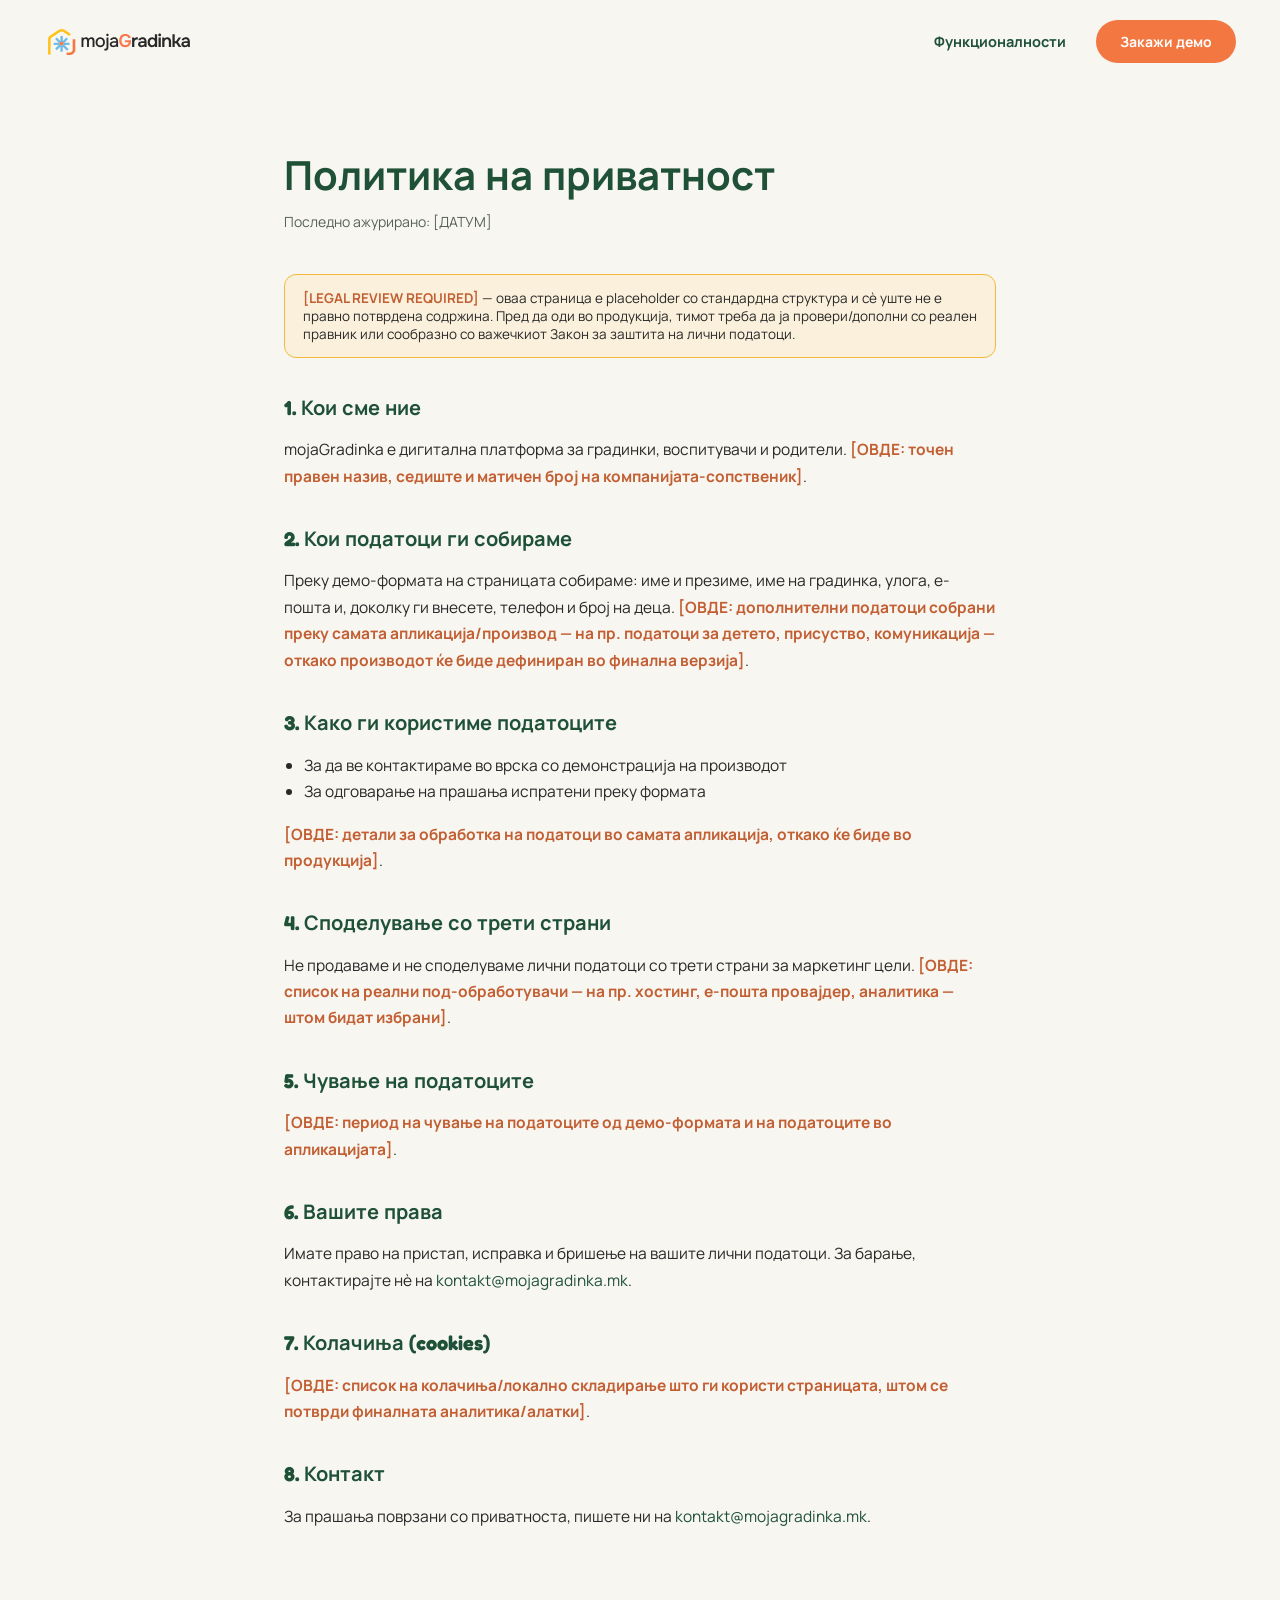
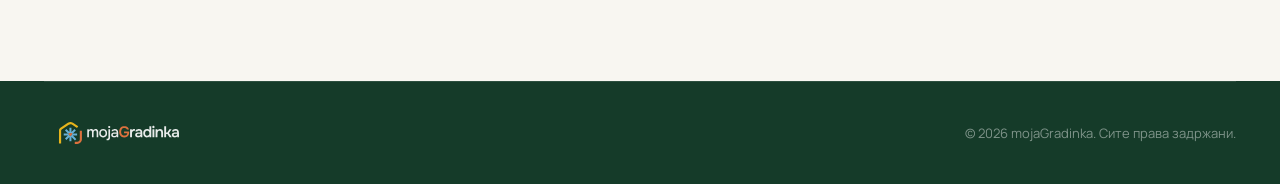
<file: privacy.html>
<!DOCTYPE html>
<html lang="mk">
<head>
<meta charset="utf-8">
<meta name="viewport" content="width=device-width, initial-scale=1">
<title>Политика на приватност — mojaGradinka</title>
<meta name="description" content="Политика на приватност на mojaGradinka." />
<meta name="robots" content="noindex" />
<meta name="theme-color" content="#1F5137" />
<meta name="referrer" content="strict-origin-when-cross-origin" />
<link rel="canonical" href="https://mojagradinka.mk/privacy.html" />
<link rel="icon" href="assets/favicon.png" type="image/png" />
<link rel="apple-touch-icon" href="assets/apple-touch-icon.png" />
<link rel="preconnect" href="https://fonts.googleapis.com" />
<link rel="preconnect" href="https://fonts.gstatic.com" crossorigin="" />
<link href="https://fonts.googleapis.com/css2?family=Manrope:wght@400;500;600;700;800&family=Fredoka:wght@600;700&display=swap" rel="stylesheet" />
<link rel="stylesheet" href="app.css" />
<style>
  /* Minimal legal-page layout — reuses app.css tokens/components (nav,
     footer, buttons, colours) so this matches the main site without
     duplicating the whole design system. */
  .legal-main { max-width: 760px; margin: 0 auto; padding: 64px var(--gutter) 96px; }
  .legal-main h1 { font-family: var(--font-round); font-size: clamp(28px, 5vw, 40px); color: var(--forest); margin: 0 0 8px; }
  .legal-main .legal-updated { color: var(--muted); font-size: 14px; margin: 0 0 40px; }
  .legal-main h2 { font-family: var(--font-round); font-size: 20px; color: var(--forest); margin: 36px 0 10px; }
  .legal-main p, .legal-main li { color: var(--ink); font-size: 15.5px; line-height: 1.7; }
  .legal-main ul { padding-left: 20px; }
  .legal-flag {
    background: var(--sand); border: 1px solid var(--gold); border-radius: 12px;
    padding: 14px 18px; font-size: 13.5px; color: var(--ink); margin: 0 0 36px;
  }
  .legal-flag strong { color: var(--amber-deep); }
  .legal-todo { color: var(--amber-deep); font-weight: 700; }
</style>
</head>
<body>
<a class="skip-link" href="#main-content">Скокни на главната содржина</a>
<div class="mg-page">

  <header>
  <nav class="mg-nav" id="top" aria-label="Главна навигација">
    <a href="index.html"><img class="mg-nav__logo" src="assets/lockup-forest.svg" alt="mojaGradinka" width="150" height="26" /></a>
    <div class="mg-nav__links">
      <a href="index.html#se" class="nav-link">Функционалности</a>
      <a href="index.html#demo-forma" class="btn btn--primary btn--sm">Закажи демо</a>
    </div>
  </nav>
  </header>

  <main class="legal-main" id="main-content">
    <h1>Политика на приватност</h1>
    <p class="legal-updated">Последно ажурирано: [ДАТУМ]</p>

    <div class="legal-flag">
      <strong>[LEGAL REVIEW REQUIRED]</strong> — оваа страница е placeholder со стандардна структура и сè уште не е правно потврдена содржина. Пред да оди во продукција, тимот треба да ја провери/дополни со реален правник или сообразно со важечкиот Закон за заштита на лични податоци.
    </div>

    <h2>1. Кои сме ние</h2>
    <p>mojaGradinka е дигитална платформа за градинки, воспитувачи и родители. <span class="legal-todo">[ОВДЕ: точен правен назив, седиште и матичен број на компанијата-сопственик]</span>.</p>

    <h2>2. Кои податоци ги собираме</h2>
    <p>Преку демо-формата на страницата собираме: име и презиме, име на градинка, улога, е-пошта и, доколку ги внесете, телефон и број на деца. <span class="legal-todo">[ОВДЕ: дополнителни податоци собрани преку самата апликација/производ — на пр. податоци за детето, присуство, комуникација — откако производот ќе биде дефиниран во финална верзија]</span>.</p>

    <h2>3. Како ги користиме податоците</h2>
    <ul>
      <li>За да ве контактираме во врска со демонстрација на производот</li>
      <li>За одговарање на прашања испратени преку формата</li>
    </ul>
    <p><span class="legal-todo">[ОВДЕ: детали за обработка на податоци во самата апликација, откако ќе биде во продукција]</span>.</p>

    <h2>4. Споделување со трети страни</h2>
    <p>Не продаваме и не споделуваме лични податоци со трети страни за маркетинг цели. <span class="legal-todo">[ОВДЕ: список на реални под-обработувачи — на пр. хостинг, е-пошта провајдер, аналитика — штом бидат избрани]</span>.</p>

    <h2>5. Чување на податоците</h2>
    <p><span class="legal-todo">[ОВДЕ: период на чување на податоците од демо-формата и на податоците во апликацијата]</span>.</p>

    <h2>6. Вашите права</h2>
    <p>Имате право на пристап, исправка и бришење на вашите лични податоци. За барање, контактирајте нè на <a href="mailto:kontakt@mojagradinka.mk">kontakt@mojagradinka.mk</a>.</p>

    <h2>7. Колачиња (cookies)</h2>
    <p><span class="legal-todo">[ОВДЕ: список на колачиња/локално складирање што ги користи страницата, штом се потврди финалната аналитика/алатки]</span>.</p>

    <h2>8. Контакт</h2>
    <p>За прашања поврзани со приватноста, пишете ни на <a href="mailto:kontakt@mojagradinka.mk">kontakt@mojagradinka.mk</a>.</p>
  </main>

  <footer class="mg-footer" id="footer">
    <div class="mg-footer__inner">
      <div class="mg-footer__bottom" style="padding: 40px 0;">
        <img class="mg-footer__logo" src="assets/lockup-white.svg" alt="mojaGradinka" width="150" height="27" />
        <div class="mg-footer__copy">© 2026 mojaGradinka. Сите права задржани.</div>
      </div>
    </div>
  </footer>

</div>
</body>
</html>
</file>
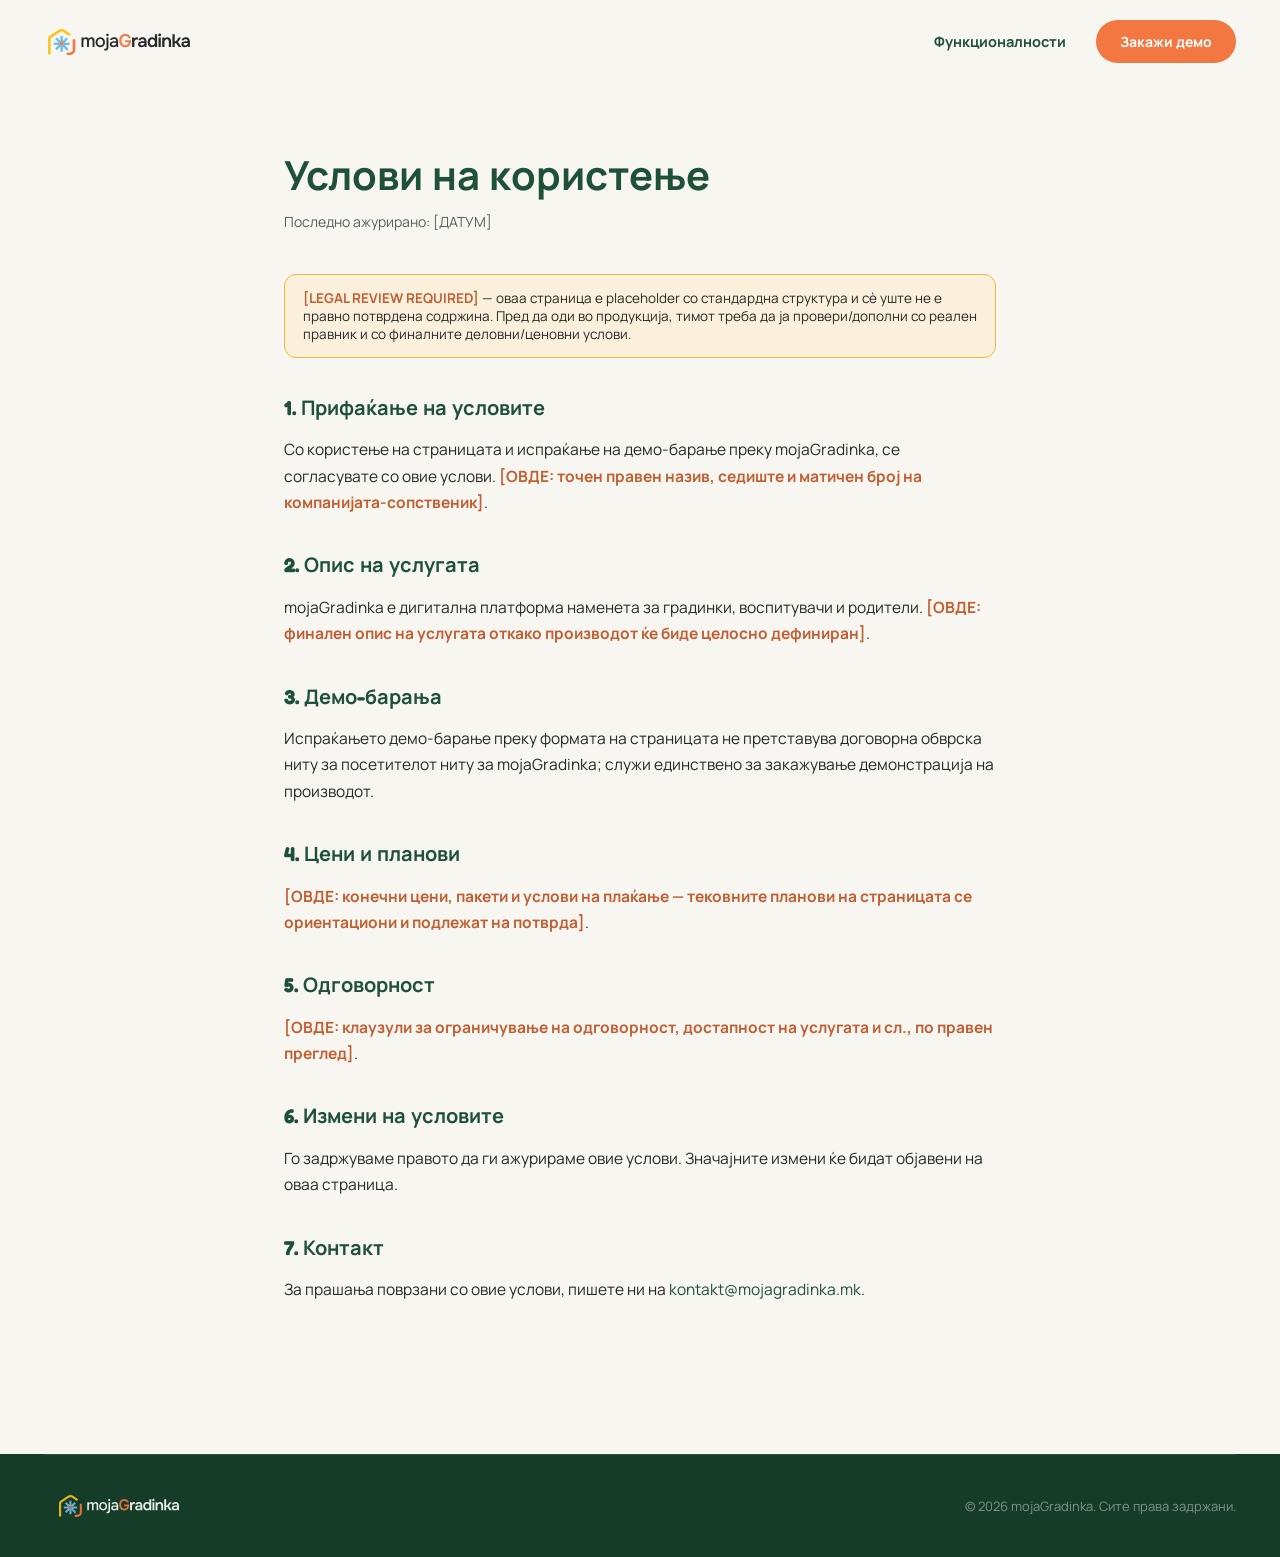
<file: terms.html>
<!DOCTYPE html>
<html lang="mk">
<head>
<meta charset="utf-8">
<meta name="viewport" content="width=device-width, initial-scale=1">
<title>Услови на користење — mojaGradinka</title>
<meta name="description" content="Услови на користење на mojaGradinka." />
<meta name="robots" content="noindex" />
<meta name="theme-color" content="#1F5137" />
<meta name="referrer" content="strict-origin-when-cross-origin" />
<link rel="canonical" href="https://mojagradinka.mk/terms.html" />
<link rel="icon" href="assets/favicon.png" type="image/png" />
<link rel="apple-touch-icon" href="assets/apple-touch-icon.png" />
<link rel="preconnect" href="https://fonts.googleapis.com" />
<link rel="preconnect" href="https://fonts.gstatic.com" crossorigin="" />
<link href="https://fonts.googleapis.com/css2?family=Manrope:wght@400;500;600;700;800&family=Fredoka:wght@600;700&display=swap" rel="stylesheet" />
<link rel="stylesheet" href="app.css" />
<style>
  .legal-main { max-width: 760px; margin: 0 auto; padding: 64px var(--gutter) 96px; }
  .legal-main h1 { font-family: var(--font-round); font-size: clamp(28px, 5vw, 40px); color: var(--forest); margin: 0 0 8px; }
  .legal-main .legal-updated { color: var(--muted); font-size: 14px; margin: 0 0 40px; }
  .legal-main h2 { font-family: var(--font-round); font-size: 20px; color: var(--forest); margin: 36px 0 10px; }
  .legal-main p, .legal-main li { color: var(--ink); font-size: 15.5px; line-height: 1.7; }
  .legal-main ul { padding-left: 20px; }
  .legal-flag {
    background: var(--sand); border: 1px solid var(--gold); border-radius: 12px;
    padding: 14px 18px; font-size: 13.5px; color: var(--ink); margin: 0 0 36px;
  }
  .legal-flag strong { color: var(--amber-deep); }
  .legal-todo { color: var(--amber-deep); font-weight: 700; }
</style>
</head>
<body>
<a class="skip-link" href="#main-content">Скокни на главната содржина</a>
<div class="mg-page">

  <header>
  <nav class="mg-nav" id="top" aria-label="Главна навигација">
    <a href="index.html"><img class="mg-nav__logo" src="assets/lockup-forest.svg" alt="mojaGradinka" width="150" height="26" /></a>
    <div class="mg-nav__links">
      <a href="index.html#se" class="nav-link">Функционалности</a>
      <a href="index.html#demo-forma" class="btn btn--primary btn--sm">Закажи демо</a>
    </div>
  </nav>
  </header>

  <main class="legal-main" id="main-content">
    <h1>Услови на користење</h1>
    <p class="legal-updated">Последно ажурирано: [ДАТУМ]</p>

    <div class="legal-flag">
      <strong>[LEGAL REVIEW REQUIRED]</strong> — оваа страница е placeholder со стандардна структура и сè уште не е правно потврдена содржина. Пред да оди во продукција, тимот треба да ја провери/дополни со реален правник и со финалните деловни/ценовни услови.
    </div>

    <h2>1. Прифаќање на условите</h2>
    <p>Со користење на страницата и испраќање на демо-барање преку mojaGradinka, се согласувате со овие услови. <span class="legal-todo">[ОВДЕ: точен правен назив, седиште и матичен број на компанијата-сопственик]</span>.</p>

    <h2>2. Опис на услугата</h2>
    <p>mojaGradinka е дигитална платформа наменета за градинки, воспитувачи и родители. <span class="legal-todo">[ОВДЕ: финален опис на услугата откако производот ќе биде целосно дефиниран]</span>.</p>

    <h2>3. Демо-барања</h2>
    <p>Испраќањето демо-барање преку формата на страницата не претставува договорна обврска ниту за посетителот ниту за mojaGradinka; служи единствено за закажување демонстрација на производот.</p>

    <h2>4. Цени и планови</h2>
    <p><span class="legal-todo">[ОВДЕ: конечни цени, пакети и услови на плаќање — тековните планови на страницата се ориентациони и подлежат на потврда]</span>.</p>

    <h2>5. Одговорност</h2>
    <p><span class="legal-todo">[ОВДЕ: клаузули за ограничување на одговорност, достапност на услугата и сл., по правен преглед]</span>.</p>

    <h2>6. Измени на условите</h2>
    <p>Го задржуваме правото да ги ажурираме овие услови. Значајните измени ќе бидат објавени на оваа страница.</p>

    <h2>7. Контакт</h2>
    <p>За прашања поврзани со овие услови, пишете ни на <a href="mailto:kontakt@mojagradinka.mk">kontakt@mojagradinka.mk</a>.</p>
  </main>

  <footer class="mg-footer" id="footer">
    <div class="mg-footer__inner">
      <div class="mg-footer__bottom" style="padding: 40px 0;">
        <img class="mg-footer__logo" src="assets/lockup-white.svg" alt="mojaGradinka" width="150" height="27" />
        <div class="mg-footer__copy">© 2026 mojaGradinka. Сите права задржани.</div>
      </div>
    </div>
  </footer>

</div>
</body>
</html>
</file>
<file: app.css>
/* ============================================================
   mojaGradinka — app.css
   Component-based styles. The HTML carries only id/class hooks;
   every visual rule lives here.

   Contents:
     1. Fonts & tokens
     2. Base / reset
     3. Motion (entrance, scroll-linked, dots)
     4. Components: buttons, links
     5. Layout: nav, hero, intro, features, live, info, cta,
        slants, form, footer
     6. Decorations (leaves, footer tree/bears)
     7. Responsive (tablet + mobile) & reduced motion
   ============================================================ */

/* ---------- 1. Fonts ---------- */
/* Registered under its own family name (not 'Caveat') so it can never
   collide/be shadowed by a browser-cached or later-loaded stock Caveat
   face; the ?v=1.007 query string on every source URL forces cache
   invalidation on this and every future font update instead of
   silently reusing a stale cached file. WOFF listed first (smaller,
   what every modern browser will actually pick) with TTF as the
   fallback source. */
@font-face { font-family: 'Caveat MK Custom'; font-style: normal; font-weight: 400; font-display: swap; src: url('assets/fonts/Caveat-MK-Custom-Regular.woff?v=1.007') format('woff'), url('assets/fonts/Caveat-MK-Custom-Regular.ttf?v=1.007') format('truetype'); }
@font-face { font-family: 'Caveat MK Custom'; font-style: normal; font-weight: 700; font-display: swap; src: url('assets/fonts/Caveat-MK-Custom-Bold.woff?v=1.007') format('woff'), url('assets/fonts/Caveat-MK-Custom-Bold.ttf?v=1.007') format('truetype'); }

/* ---------- Tokens ---------- */
:root {
  /* colour */
  --forest: #1F5137;
  --forest-deep: #153B29;
  --amber: #F27740;
  --amber-deep: #C25F33;
  --cream: #F8F6F1;
  --sand: #FBF0DC;
  --mist: #EEF3EF;
  --ink: #282828;
  --muted: #55605A;
  --line: #E2E9E4;
  --gold: #F0B93E;
  --sky: #71BDE9;
  --sky-tint: #E9F4FB;

  /* type families */
  --font-body: 'Manrope', Helvetica, Arial, sans-serif;
  --font-script: 'Caveat MK Custom', cursive;
  --font-serif: 'Literata', Georgia, serif;
  --font-round: 'Fredoka', 'Manrope', sans-serif;

  /* fluid type scale — mobile floor → desktop cap, so hierarchy holds on phones */
  --fs-display-xl: clamp(72px, 15vw, 118px);   /* "Ние" */
  --fs-display-lg: clamp(60px, 13vw, 100px);   /* "Дојди" */
  --fs-display-md: clamp(52px, 11vw, 72px);    /* "Сè" */
  --fs-hero-title: clamp(38px, 8.5vw, 55px);
  --fs-hero-sub:   clamp(16px, 3.6vw, 20px);
  --fs-h2:         clamp(26px, 5vw, 34px);
  --fs-form-title: clamp(23px, 4.6vw, 30px);
  --fs-lead:       clamp(21px, 3.4vw, 26px);
  --fs-tag:        clamp(17px, 2.4vw, 20px);
  --fs-body:       clamp(15px, 1.8vw, 16.5px);
  --fs-card-title: 16.5px;
  --fs-card-text:  13.8px;

  /* layout */
  --wrap: 1240px;
  --gutter: 24px;

  /* motion */
  --ease-soft: cubic-bezier(.22,.9,.32,1);
}

/* ---------- 2. Base ---------- */
* { box-sizing: border-box; }
html { scroll-behavior: smooth; overflow-x: hidden; }
body { margin: 0; background: var(--cream); overflow-x: hidden; }
img { max-width: 100%; }

/* overflow-x:hidden lives on html/body (the real scrolling element), NOT
   here — putting it on .mg-page (a non-scrolling ancestor deep in the
   tree) silently breaks position:sticky for every descendant, including
   the pin+slide section below (a well-known CSS pitfall: overflow-x on a
   non-scroller ancestor forces overflow-y:auto too, which changes what
   sticky elements stick relative to). */
.mg-page {
  font-family: var(--font-body);
  color: var(--ink);
  background: var(--cream);
  position: relative;
}

a { color: var(--forest); text-decoration: none; }
a:hover { color: var(--amber); }

/* Keyboard-focus visibility — mouse/touch users never see this (no
   :focus-visible match on click), keyboard users always get a clear ring.
   Forest passes contrast (~8.5:1) against the page's cream/white
   backgrounds, which is where almost every focusable element lives; the
   footer is the one dark-background exception, so it gets its own
   gold ring below (gold reads ~7:1 on the footer's forest-deep, but
   under 2:1 on cream/white — the wrong colour for everywhere else). */
a:focus-visible, button:focus-visible, input:focus-visible,
select:focus-visible, textarea:focus-visible, [tabindex]:focus-visible {
  outline: 3px solid var(--forest);
  outline-offset: 2px;
  border-radius: 4px;
}
.mg-footer :focus-visible { outline-color: var(--gold); }

/* Skip-to-content link — invisible until keyboard-focused (standard
   pattern), so it never changes the normal visual state of any page */
.skip-link {
  position: absolute; top: -48px; left: 8px; z-index: 1000;
  background: var(--forest); color: #fff;
  padding: 10px 18px; border-radius: 8px;
  font-family: var(--font-body); font-weight: 700; font-size: 14px;
  transition: top .2s ease;
}
.skip-link:focus { top: 8px; color: #fff; }

/* shared max-width section wrapper */
.mg-section {
  max-width: var(--wrap);
  margin: 0 auto;
  padding: 96px var(--gutter) 0;
  position: relative;
  scroll-margin-top: 24px;
}

/* Lenis — vendored here instead of loading the separate lenis.css
   stylesheet from the CDN (it was only these 4 rules, saving a
   render-blocking request) */
html.lenis, html.lenis body { height: auto; }
.lenis.lenis-smooth { scroll-behavior: auto !important; }
.lenis.lenis-smooth [data-lenis-prevent] { overscroll-behavior: contain; }
.lenis.lenis-stopped { overflow: hidden; }
.lenis.lenis-smooth iframe { pointer-events: none; }

/* ---------- 3. Motion ---------- */
[data-anim] { opacity: 0; }
[data-anim].in-view { animation-duration: 0.9s; animation-fill-mode: both; animation-timing-function: var(--ease-soft); }
[data-anim="fade-up"].in-view { animation-name: dcFadeUp; }
[data-anim="fade-down"].in-view { animation-name: dcFadeDown; }
[data-anim="zoom-in"].in-view { animation-name: dcZoomIn; }
@keyframes dcFadeUp { from { opacity: 0; transform: translateY(26px); } to { opacity: 1; transform: none; } }
@keyframes dcFadeDown { from { opacity: 0; transform: translateY(-22px); } to { opacity: 1; transform: none; } }
@keyframes dcZoomIn { from { opacity: 0; transform: scale(0.86); } to { opacity: 1; transform: none; } }
@keyframes dcPulse { 0%, 100% { transform: scale(1); } 50% { transform: scale(1.05); } }
.dc-pulse { animation: dcPulse 2.4s ease-in-out infinite; }

[data-parallax] { will-change: transform; transform-box: fill-box; transform-origin: center; }
[data-scrolldrop], [data-scrollslide] { will-change: transform; }

/* Floating dots */
.mg-dots {
  position: absolute;
  top: 0; left: 0;
  width: 100%;
  height: 1400px;
  pointer-events: none;
  z-index: 11;
}
.mg-dot { position: absolute; }
.dc-dot-el {
  display: block;
  position: relative;
  border-radius: 50%;
  will-change: transform;
  filter: blur(0.3px);
  box-shadow: 0 6px 16px rgba(31,81,55,0.10), inset 0 0 8px rgba(255,255,255,0.35);
  opacity: 0.9;
  animation: dcFloat 7s ease-in-out infinite;
}
.dc-dot-el::after {
  content: "";
  position: absolute;
  inset: 0;
  border-radius: 50%;
  background: radial-gradient(circle at 32% 28%, rgba(255,255,255,0.55), rgba(255,255,255,0) 60%);
}
@keyframes dcFloat {
  0%   { transform: translate(0, 0) scale(1); }
  25%  { transform: translate(4px, -9px) scale(1.03); }
  50%  { transform: translate(-3px, -15px) scale(0.99); }
  75%  { transform: translate(-5px, -7px) scale(1.02); }
  100% { transform: translate(0, 0) scale(1); }
}
/* per-dot placement + look */
.mg-dot--1 { left: 8%;  top: 140px; }
.mg-dot--2 { left: 3%;  top: 340px; }
.mg-dot--3 { left: 22%; top: 480px; }
.mg-dot--4 { left: 88%; top: 260px; }
.mg-dot--5 { left: 27%; top: 60px; }
.mg-dot--6 { left: 68%; top: 380px; }
.mg-dot--7 { left: 93%; top: 20px; }
.mg-dot--1 .dc-dot-el { width: 14px; height: 14px; background: #6ECD92; animation-delay: 0s;   animation-duration: 6.5s; }
.mg-dot--2 .dc-dot-el { width: 12px; height: 12px; background: #78A7C2; animation-delay: 1.2s; animation-duration: 7.5s; }
.mg-dot--3 .dc-dot-el { width: 14px; height: 14px; background: #FA7B7A; animation-delay: 2.1s; animation-duration: 6.8s; }
.mg-dot--4 .dc-dot-el { width: 14px; height: 14px; background: #CB9CFF; animation-delay: 3s;   animation-duration: 7.2s; }
.mg-dot--5 .dc-dot-el { width: 34px; height: 34px; background: #FFDFC0; animation-delay: .6s;  animation-duration: 8.4s; }
.mg-dot--6 .dc-dot-el { width: 34px; height: 34px; background: #9ACCF4; animation-delay: 1.8s; animation-duration: 9s; }
.mg-dot--7 .dc-dot-el { width: 34px; height: 34px; background: #F3DBFF; animation-delay: 2.6s; animation-duration: 8.8s; }

/* ---------- 4. Components: buttons ---------- */
.btn {
  display: inline-block;
  border: none;
  border-radius: 999px;
  font-family: inherit;
  font-weight: 700;
  cursor: pointer;
  text-align: center;
  transition: transform .28s var(--ease-soft), box-shadow .28s var(--ease-soft),
              background-color .25s ease, color .25s ease, border-color .25s ease;
}
/* will-change only while a transform is actually about to run — every
   .btn on the page (nav CTA, form submit, pricing cards, ...) doesn't
   need its own persistent compositor layer just sitting idle */
.btn:hover, .btn:focus-visible { will-change: transform; }
.btn:hover { transform: translateY(-2px); }
.btn:active { transform: translateY(0); }

.btn--primary { background: var(--amber); color: #fff; font-size: 15.5px; padding: 15px 30px; }
.btn--primary:hover { background: var(--amber-deep); color: #fff; box-shadow: 0 12px 26px rgba(242,119,64,0.38); }

.btn--secondary { background: #fff; color: var(--forest); border: 2px solid var(--line); font-size: 15.5px; padding: 13px 28px; }
.btn--secondary:hover { border-color: var(--forest); color: var(--forest); box-shadow: 0 10px 22px rgba(31,81,55,0.14); }

.btn--sm { font-size: 14px; padding: 12px 24px; }

/* links */
.nav-link { position: relative; font-size: 14.5px; font-weight: 700; color: var(--forest); transition: color .2s ease; }
.nav-link::after {
  content: ""; position: absolute; left: 0; bottom: -4px; height: 2px; width: 0;
  background: currentColor; transition: width .25s var(--ease-soft);
}
.nav-link:hover { color: var(--amber); }
.nav-link:hover::after { width: 100%; }

.text-link { display: inline-block; font-size: 14px; font-weight: 700; color: var(--amber); transition: color .2s ease, transform .2s ease; }
.text-link:hover { color: var(--amber-deep); transform: translateX(2px); }

.mg-inline-link { color: var(--forest); font-weight: 700; }
.mg-inline-link:hover { color: var(--amber); }

.footer-link { display: inline-block; color: rgba(255,255,255,0.82); font-size: 14px; transition: color .2s ease, transform .2s ease; }
.footer-link:hover { color: var(--gold); transform: translateX(3px); }

.mg-accent { font-family: var(--font-round); font-weight: 600; color: var(--amber); }

/* ---------- 5. Nav ---------- */
.mg-nav {
  max-width: var(--wrap);
  margin: 0 auto;
  padding: 20px var(--gutter);
  display: flex;
  align-items: center;
  justify-content: space-between;
  gap: 24px;
  position: relative;
  z-index: 30;
}
.mg-nav__logo { height: 26px; display: block; }
.mg-nav__links { display: flex; align-items: center; gap: 30px; }

/* ---------- Hero ---------- */
.mg-hero-section {
  max-width: var(--wrap);
  margin: 8px auto 0;
  padding: 0 var(--gutter);
  position: relative;
  z-index: 10;
}
.mg-hero {
  position: relative;
  height: 620px;
  overflow: hidden;
  display: flex;
  align-items: flex-end;
  justify-content: center;
  border-radius: 4px;
}
.mg-hero__photo { position: absolute; inset: 0; width: 100%; height: 100%; object-fit: cover; }
.mg-hero__fade { position: absolute; top: 0; bottom: 0; width: 18%; pointer-events: none; }
.mg-hero__fade--left  { left: 0;  background: linear-gradient(to right, var(--cream) 0%, rgba(248,246,241,0) 100%); }
.mg-hero__fade--right { right: 0; background: linear-gradient(to left,  var(--cream) 0%, rgba(248,246,241,0) 100%); }
.mg-hero__fade--top    { bottom: auto; left: 0; right: 0; width: auto; height: 120px; background: linear-gradient(to bottom, var(--cream) 0%, rgba(248,246,241,0) 100%); }
.mg-hero__fade--bottom { top: auto; left: 0; right: 0; width: auto; height: 140px; background: linear-gradient(to top, var(--cream) 0%, rgba(248,246,241,0) 100%); }

.mg-hero__badge {
  position: relative;
  width: 720px;
  max-width: 96%;
  aspect-ratio: 1 / 1;
  background-image: url('assets/center-circle.svg');
  background-repeat: no-repeat;
  background-position: bottom center;
  background-size: contain;
  display: flex;
  flex-direction: column;
  align-items: center;
  justify-content: flex-end;
  text-align: center;
  padding: 20px 60px 0;
}
/* now the page's H1 — reset the browser's default h1 margin so the
   visual layout stays identical to when this was a plain div */
.mg-hero__title { margin: 0; font-family: var(--font-script); font-feature-settings: normal; font-variant-ligatures: normal; font-size: var(--fs-hero-title); font-weight: 700; color: var(--forest); line-height: 1.05; }
/* now a <span> nested inside the H1 (was a sibling div) — display:block
   keeps the exact same "own line, 8px below" look */
.mg-hero__sub { display: block; margin-top: 8px; font-family: var(--font-serif); font-style: italic; font-size: var(--fs-hero-sub); font-weight: 500; color: var(--forest); }
/* top/left are free fine-tune handles for the mece only — negative top = up,
   positive top = down; negative left = left, positive left = right.
   left: -4px corrects the fact that the bear+board artwork inside
   mece-skirol.png isn't centered in its own canvas (it sits ~2.3% right
   of center), so this re-centers the character on the CTA button below it */
.mg-hero__mece { position: relative; top: -17px; left: -6px; margin-top: 34px; width: 185px; }
.mg-hero__mece img { display: block; width: 100%; height: auto; margin: 0 auto; }
/* CTA lifted above everything so it can never tuck under the next section —
   size/padding come from .btn--sm (same class the nav's "Закажи демо" uses),
   so the two buttons always look identical */
.mg-hero__cta { position: relative; top: -38px; z-index: 20; margin-top: 38px; }
/* Mobile-only scroll cue (two down-chevrons) that replaces the CTA button
   below the mece on narrow screens — hidden here by default (desktop/
   tablet keep the "Дознај зошто" button); the ≤640px block below is what
   actually shows it. Transparent/borderless per spec, sized to a full
   44x44 touch target even though the visible icon is smaller/lighter
   than the button it replaces. */
.mg-hero__scroll-cue {
  display: none;
  width: 44px; height: 44px;
  align-items: center; justify-content: center;
  margin: 6px auto 0;
  background: none; border: none; padding: 0;
  color: var(--amber);
  cursor: pointer;
  z-index: 20;
}
@keyframes mgScrollCue { 0%, 100% { transform: translateY(0); } 50% { transform: translateY(5px); } }
.mg-hero__scroll-cue svg { animation: mgScrollCue 1.8s ease-in-out infinite; }

/* ---------- Intro (Ние) ---------- */
.mg-intro__text { margin: 16px 0 0; font-size: var(--fs-body); line-height: 1.7; color: var(--muted); max-width: 56ch; }
/* Brand mark accent: the "G" in "mojaGradinka" matches the amber used
   elsewhere for the brand mark (nav/footer logo, hint text) — desktop and mobile alike */
.mg-intro__brand-g { color: var(--amber); }

/* ---------- Features (Сè) ---------- */
.mg-features { margin-top: -3px; padding-bottom: 100px; overflow: hidden; }
.mg-features__head { display: flex; align-items: baseline; gap: 16px; flex-wrap: wrap; }

/* two-column head used only by the "Сè" section itself — "Зошто
   mojaGradinka?" / "Безбедност" reuse the plain .mg-features__head above */
.mg-features__head--se { justify-content: space-between; align-items: flex-start; gap: 32px; }
.mg-features__intro { max-width: 600px; }
.mg-features__eyebrow { font-size: 12.5px; font-weight: 800; letter-spacing: 0.12em; text-transform: uppercase; color: var(--forest); margin-bottom: 10px; }
.mg-features__heading { margin: 0; line-height: 1.15; }
.mg-features__heading-script {
  font-family: var(--font-script); font-feature-settings: normal; font-variant-ligatures: normal; font-weight: 700; font-size: clamp(30px, 5vw, 42px); color: var(--forest);
  /* text-underline-offset in em (not the old fixed 8px) so the gap
     below descenders scales with font-size instead of staying flat —
     a flat px offset was fine at mobile's 30px floor (where this
     clamp() bottoms out) but proportionally too small once the same
     clamp() grows toward its 42px desktop ceiling, letting the line
     clip into descenders like "д"/"р". 0.267em matches 8px at exactly
     the 30px mobile size (8/30), so mobile is pixel-identical to
     before and every larger size now gets a proportionally bigger gap. */
  text-decoration: underline; text-decoration-color: #FEC21B; text-decoration-thickness: 5px; text-underline-offset: 0.267em;
}
.mg-features__heading-sub { display: block; margin-top: 6px; font-family: var(--font-round); font-weight: 700; font-size: clamp(20px, 3.6vw, 27px); color: var(--ink); }
.mg-features__lead { margin: 16px 0 0; max-width: 52ch; font-size: 15.5px; line-height: 1.65; color: var(--muted); }
.mg-features__lead strong { color: var(--ink); font-weight: 700; }

/* Градинки / Родители slider — pill tabs (top-right) switch which tile
   group is showing; a horizontal slide track does the actual
   transition. No prev/next arrows any more — each group already shows
   all six of its tiles at once, so there was nothing left to page
   through; the pill tabs (and touch swipe on the track) are the only
   way to switch groups now. */
.mg-features__slider { margin-top: 44px; }
/* right-hand column of the head row: the hint text/arrow sits at the
   top (level with the heading), the pill tabs just below — right
   where the arrow points, and small enough not to dominate the row */
.mg-features__head-side { flex: 1; display: flex; flex-direction: column; }
.mg-features__hint {
  margin: 35px auto 0; max-width: 220px;
  font-family: var(--font-script); font-feature-settings: normal; font-variant-ligatures: normal; font-style: italic; font-size: 21px; color: var(--amber);
  text-align: center; line-height: 1.3;
}
.mg-features__hint-arrow { display: block; margin: 4px auto 0; color: var(--amber); }
.mg-features__tabs { display: flex; gap: 6px; justify-content: center; margin-top: 10px; transform: translateX(170px); }
.mg-features__tab {
  display: inline-flex; align-items: center; gap: 6px;
  border: none; background: var(--mist); color: var(--muted);
  font-family: inherit; font-weight: 700; font-size: 12.5px;
  padding: 7px 16px; border-radius: 999px; cursor: pointer;
  transition: background-color .2s ease, color .2s ease, box-shadow .2s ease;
}
.mg-features__tab svg { flex: none; }
.mg-features__tab:hover { color: var(--forest); }
.mg-features__tab.is-active { background: var(--forest); color: #fff; box-shadow: 0 8px 18px rgba(31,81,55,0.28); }

/* the overflow:hidden that clips the sliding track lives on this inner
   -clip wrapper now, not -viewport itself */
.mg-features__slider-viewport { position: relative; }
.mg-features__slider-clip { overflow: hidden; border-radius: 22px; }
/* touch-action:pan-y — lets the browser keep handling vertical page
   scroll natively (no jank/delay from us), while leaving horizontal
   gestures free for the swipe handler in app.js to read via touchmove/
   pointermove without the browser also trying to pan/scroll on them */
.mg-features__slider-track { display: flex; transition: transform .5s var(--ease-soft); touch-action: pan-y; }
.mg-features__slider-track > .mg-tiles { flex: 0 0 100%; width: 100%; margin-top: 0; }

/* Prev/next group switcher — brush-stroke arrows (cropped from
   assets/strelki.png into their own transparent-background files).
   .mg-section maxes out at var(--wrap) (1240px) with only 24px of its
   own side padding beyond that, so there's no free margin next to the
   tile grid to put an overlay arrow in without it sitting on top of a
   tile's own coloured shape/text at any width below roughly 1440px —
   confirmed empirically (the previous absolute-overlay version
   clipped straight through "Паметни финансии"'s text and crowded
   "Безбедност и заштита"'s icon). Below that, the two buttons instead
   sit in a plain row under the whole grid — .mg-features__slider-nav-
   row is a normal flex row in the default (mobile-first) rules; the
   buttons themselves are position:static there, so nothing needs
   duplicating, just re-pointed by the wide-viewport override below.
   Only once the viewport is wide enough that .mg-section itself has
   real margin outside its own max-width (>=1440px gives >=100px per
   side) does .mg-features__slider-nav-row switch to display:contents
   (removing its own box so its children escape to be positioned by
   .mg-features__slider-viewport, position:relative, instead) and the
   buttons become absolutely positioned just outside the grid's own
   edge — never overlapping a tile at any width. */
.mg-features__slider-nav-row { display: flex; align-items: center; justify-content: center; gap: 28px; margin-top: 20px; }
.mg-features__slider-nav {
  padding: 18px 14px; border: none; background: none; box-shadow: none;
  display: flex; align-items: center; justify-content: center;
  cursor: pointer; opacity: 0.85;
  transition: transform .2s ease, opacity .2s ease;
}
.mg-features__slider-nav img { display: block; width: 22px; height: auto; }
.mg-features__slider-nav:hover, .mg-features__slider-nav:focus-visible { opacity: 1; }
.mg-features__slider-nav--prev:hover { transform: translateX(-3px); }
.mg-features__slider-nav--next:hover { transform: translateX(3px); }

@media (min-width: 1440px) {
  /* .mg-features itself carries overflow:hidden (unrelated to this —
     it's the section's own general clip). It doesn't distinguish
     between children, so it was silently clipping the arrows the
     instant they moved outside the grid's own box, however they were
     positioned. Safe to open up only here: nothing else in the
     section is positioned to rely on being clipped at its edge (the
     leaf decoration sits well inside, at a fixed inset) — checked via
     full-page screenshots before/after, no regressions. */
  .mg-features { overflow: visible; }
  .mg-features__slider-nav-row { display: contents; }
  .mg-features__slider-nav {
    position: absolute; top: 50%; transform: translateY(-50%); z-index: 3;
  }
  .mg-features__slider-nav--prev { left: -64px; }
  .mg-features__slider-nav--prev:hover { transform: translateY(-50%) translateX(-3px); }
  .mg-features__slider-nav--next { right: -64px; }
  .mg-features__slider-nav--next:hover { transform: translateY(-50%) translateX(3px); }
}

/* bottom decorative row — small leaf tucked bottom-left, handwritten-style
   closing line centered next to it */
.mg-features__note {
  margin: 44px 0 0; text-align: center;
  font-family: var(--font-script); font-feature-settings: normal; font-variant-ligatures: normal; font-style: italic; font-size: 21px; line-height: 1.4;
  color: var(--muted);
}
.mg-features__note span { color: var(--amber); }
.mg-features__leaf { position: absolute; left: 380px; top: 80px; width: 60px; height: auto; opacity: 0.85; pointer-events: none; transform: rotate(12deg); }

.mg-grid { display: grid; gap: 18px; }
.mg-grid--3 { grid-template-columns: repeat(3, minmax(0, 1fr)); }
.mg-grid--4 { grid-template-columns: repeat(4, minmax(0, 1fr)); }

/* Ние's trust row: calm/clean by design — no shared card or divided
   bar behind the four items at all, just each item's own icon sat on
   a small soft organic blob (same restrained-tint approach as Сè's
   tiles below, for visual continuity with the playful illustrations),
   title and description sitting directly on the section's own plain
   background. Text is centered under the icon (not beside it) since
   there's no card edge to align a left-reading row against. */
.mg-trust { display: grid; grid-template-columns: repeat(4, minmax(0, 1fr)); gap: 32px; margin-top: 48px; text-align: center; }
.mg-trust-item__icon { position: relative; width: 104px; height: 104px; margin: 0 auto 18px; display: flex; align-items: center; justify-content: center; }
.mg-trust-item__icon::before { content: ""; position: absolute; inset: 9%; z-index: 0; }
.mg-trust-item__icon img { position: relative; z-index: 1; display: block; width: 88%; height: auto; object-fit: contain; }
.mg-trust-item h3 { margin: 0; font-family: var(--font-round); font-weight: 700; font-size: 16px; line-height: 1.3; color: var(--forest); }
.mg-trust-item p { margin: 8px 0 0; font-size: 13.5px; line-height: 1.55; color: var(--muted); }
/* 4 items, 4 restrained palette tints — one each, no repeats needed */
.mg-trust-item:nth-child(1) .mg-trust-item__icon::before { background: rgba(254,194,27,.24); border-radius: 63% 37% 54% 46% / 43% 65% 35% 57%; }
.mg-trust-item:nth-child(2) .mg-trust-item__icon::before { background: rgba(113,189,233,.26); border-radius: 45% 55% 60% 40% / 55% 40% 60% 45%; }
.mg-trust-item:nth-child(3) .mg-trust-item__icon::before { background: rgba(242,119,64,.18); border-radius: 58% 42% 40% 60% / 46% 54% 46% 54%; }
.mg-trust-item:nth-child(4) .mg-trust-item__icon::before { background: rgba(31,81,55,.15); border-radius: 40% 60% 55% 45% / 60% 35% 65% 40%; }

/* Сè's tile grid ("Варијанта 3" reference — compact asymmetric tiles,
   each its own softly-tinted, irregularly-shaped panel with a large
   icon that's part of the composition rather than centered decor).
   Six tiles per group (2 across x 3 rows on desktop).
   The coloured shape behind each tile is a real SVG path now (an
   .mg-tile__shape first-child, absolutely positioned behind the icon/
   text via z-index:-1), not border-radius — border-radius can only
   round a rectangle's corners, it can't bow or slant an edge, and the
   reference's tiles have genuinely curved, non-parallel top/bottom
   edges and slanted inner edges along the gap. Each path is its own
   hand-drawn silhouette (viewBox 0 0 100 100, preserveAspectRatio=
   "none" so it stretches to fill whatever height the tile's real text
   ends up needing, instead of a fixed-aspect image that could crop or
   leave gaps). Every one of the 6 grid positions gets its OWN colour +
   shape + icon side (not a repeating formula): 4 palette tints (gold/
   sky/peach/mint, the 4th a pale tint of --forest) cycle so no colour
   repeats in the same column, and only 2 of the 6 keep icon-left —
   the rest mirror to icon-right (row-reverse; text itself always
   stays left-aligned) — an asymmetric, not alternating, split like
   the reference. */
.mg-tiles { display: grid; grid-template-columns: repeat(2, minmax(0, 1fr)); gap: 22px 26px; margin-top: 44px; }
.mg-tile { position: relative; display: flex; align-items: center; gap: 16px; padding: 22px 24px; overflow: visible; }
.mg-tile__shape { position: absolute; inset: 0; z-index: -1; width: 100%; height: 100%; display: block; }
/* Tiles 2/4/6 (icon-right, text starts at the tile's own left padding
   edge): the shape's left edge was landing too close to where the
   title/description actually start, so it read as barely backed by
   colour. Stretching the shape's own box 20px further left (right
   edge left untouched, via preserveAspectRatio="none" on the svg
   inside) — not moving the text/padding/grid at all — pushes the
   whole brush-stroke silhouette left with it, same path just wider,
   so the organic contour is preserved rather than replaced with a
   straight extension. */
.mg-tile:nth-child(2) .mg-tile__shape,
.mg-tile:nth-child(4) .mg-tile__shape,
.mg-tile:nth-child(6) .mg-tile__shape { left: -20px; width: calc(100% + 20px); }
.mg-tile__icon { flex: none; display: flex; align-items: center; justify-content: center; width: 128px; }
.mg-tile__icon img { display: block; width: 100%; height: auto; object-fit: contain; }
.mg-tile__body { min-width: 0; }
.mg-tile__body h3 { margin: 0; font-family: var(--font-round); font-weight: 700; font-size: 17px; line-height: 1.3; color: var(--forest); }
.mg-tile__body p { margin: 8px 0 0; font-size: 13.8px; line-height: 1.55; color: var(--muted); }

/* 1: gold, icon-left, icon nudged up/left so it slightly overhangs the
   shape's own top-left corner */
.mg-tile:nth-child(1) .mg-tile__icon { margin: -16px 0 -10px -12px; }
/* 2: sky, icon-right, overhangs the top-right corner */
.mg-tile:nth-child(2) { flex-direction: row-reverse; }
.mg-tile:nth-child(2) .mg-tile__icon { margin: -14px -14px -10px 0; }
/* 3: peach, icon-right, overhangs the bottom-right corner */
.mg-tile:nth-child(3) { flex-direction: row-reverse; }
.mg-tile:nth-child(3) .mg-tile__icon { margin: -8px -12px -16px 0; }
/* 4: mint (pale --forest tint), icon-right, overhangs the top-right corner */
.mg-tile:nth-child(4) { flex-direction: row-reverse; }
.mg-tile:nth-child(4) .mg-tile__icon { margin: -16px -12px -8px 0; }
/* 5: sky, icon-left this time (only repeat colour, but shape + icon
   side both differ from tile 2, and it isn't in the same column) */
.mg-tile:nth-child(5) .mg-tile__icon { margin: -10px 0 -14px -14px; }
/* 6: peach, icon-right, overhangs the bottom-right corner */
.mg-tile:nth-child(6) { flex-direction: row-reverse; }
.mg-tile:nth-child(6) .mg-tile__icon { margin: -12px -10px -10px 0; }

/* ---------- Live (Во живо) ---------- */
/* no card look here anymore — it sits directly on .mg-scenes__frame's own
   mist background now, so all three scroll-scenes read as one flat colour */
/* padding:0 (not the old 0 40px 56px) — #dojdi has no equivalent wrapper
   at all and sits straight on .mg-section's own gutter, so the extra
   40px/56px here was pure leftover inset "Дојди" never had, making
   this section's content narrower and left-shifted relative to it at
   every width, not just mobile (the ≤640px block below already zeroed
   the *horizontal* padding for exactly this reason — this closes the
   same gap at desktop/tablet too). */
.mg-live__card { position: relative; padding: 0; overflow: hidden; }
/* no margin-bottom here — .mg-live__promo-text's own 18px margin-top
   provides the gap, matching the ~16px gap the other two scenes use */
.mg-live__title { margin: 0; font-size: var(--fs-h2); font-weight: 700; color: var(--forest); }
/* mirrors .mg-cta__row / .mg-cta__col exactly, so "Мобилна апликација"
   and "Дојди" read as the same layout — same gap, same column sizing,
   heading inside the text column instead of centered above the row */
.mg-live__row { position: relative; display: flex; align-items: center; gap: 32px; flex-wrap: wrap; }
/* ~58/42 split (content/phone) once both columns have room to breathe
   (1024px+) — inside the requested 55-60% / 40-45% range. flex-grow
   ratio (1.4 : 1, paired with .mg-cta__media's flex-grow:1 below)
   rather than percentage flex-basis on purpose: percentage flex-basis
   combined with flex-wrap here was wrapping to a single column way
   earlier than it needed to (confirmed at 768px — .mg-cta__media's own
   340px min-width floor plus a 58%-basis text column summed to more
   than the row's available width, even though 360px+340px clearly
   still fits) — flex-basis:0% sidesteps that entirely, matches
   .mg-cta__media's own flex-basis below exactly, so "Мобилна
   апликација" and "Дојди" size their two columns identically */
.mg-live__promo { flex: 1.4 1 0%; min-width: 300px; }
.mg-live__promo-text { margin: 18px 0 0; font-size: var(--fs-body); line-height: 1.7; color: var(--muted); max-width: 46ch; }
.mg-live__promo-features { margin-top: 28px; display: flex; flex-direction: column; gap: 18px; }
.mg-live__promo-feature { display: flex; align-items: flex-start; gap: 14px; }
.mg-live__promo-icon { flex: none; width: 56px; height: 56px; border-radius: 16px; display: flex; align-items: center; justify-content: center; }
.mg-live__promo-icon--green { background: var(--forest); box-shadow: 0 8px 18px rgba(31,81,55,0.28); }
.mg-live__promo-icon--amber { background: var(--amber); box-shadow: 0 8px 18px rgba(242,119,64,0.28); }
.mg-live__promo-icon--sand { background: var(--sand); }
/* 3D icon PNGs (Мобилна апликација / Дојди rows) — same icon set as the
   feature cards; no colored background square needed, the art carries
   its own colour, so just fit it inside the existing 42px slot */
.mg-live__promo-icon--img { background: none; box-shadow: none; object-fit: contain; }
.mg-live__promo-feature-title { font-size: 15.5px; font-weight: 700; color: var(--forest); }
.mg-live__promo-feature-text { margin-top: 2px; font-size: 13.5px; line-height: 1.5; color: var(--muted); }
.mg-live__promo-badges { margin-top: 30px; display: flex; gap: 12px; flex-wrap: wrap; }
.mg-live__promo-badge {
  display: inline-flex; align-items: center; gap: 8px;
  background: var(--ink); color: #fff; font-size: 13.5px; font-weight: 700;
  padding: 10px 18px; border-radius: 999px;
}
/* real iPhone mockup PNGs (assets/phone-mockup-*.png) — fixed height so
   both scenes' phones line up at exactly the same size/position */
.mg-scene-phone { display: block; height: 560px; width: auto; max-width: 100%; }

/* ---------- Pricing (Понуди) ---------- */
/* Full-bleed soft-blue section background — breaks up the long run of
   near-identical cream/mist sections above it. .mg-pricing is itself
   the max-width-constrained box (it carries .mg-section directly, no
   separate inner wrapper like the form section has), so a plain
   background here would only colour the centered 1240px column, not
   the full viewport width; the ::before pseudo fakes full-bleed
   instead — 100vw wide, centered via left:50%/translateX(-50%), pinned
   to this element's own top/bottom (not the viewport's), sat behind
   the real content with z-index:-1. isolation:isolate gives
   .mg-pricing its own stacking context so that negative z-index only
   sinks the pseudo below THIS section's children, not below unrelated
   content elsewhere on the page. */
/* padding-bottom absorbs the gap the slant below used to get from its
   own margin-top: that margin sat OUTSIDE .mg-pricing's box, so once
   this section had its own background it left a mismatched sliver of
   plain page colour showing through between the two. Moving the same
   88px in here instead keeps the identical visual gap but inside the
   coloured box, so the sky-tint now runs unbroken into the slant. */
.mg-pricing { isolation: isolate; padding-bottom: 88px; }
.mg-pricing::before {
  content: ""; position: absolute; top: 0; bottom: 0; left: 50%; width: 100vw;
  transform: translateX(-50%); background: var(--sky-tint); z-index: -1;
}
.mg-pricing__grid { margin-top: 35px; align-items: stretch; }
.mg-pricing-plan {
  position: relative;
  background: #fff;
  border: 1px solid var(--line);
  border-radius: 26px;
  padding: 36px 30px;
  display: flex;
  flex-direction: column;
  transition: transform .3s var(--ease-soft), box-shadow .3s var(--ease-soft);
}
.mg-pricing-plan:hover { transform: translateY(-6px); box-shadow: 0 18px 40px rgba(31,81,55,0.12); }
/* same light background as "Закажи демо" (var(--mist)) instead of a solid
   dark fill — text stays the normal dark colors (no more white-on-dark
   overrides needed), border keeps it visually marked as the featured plan */
.mg-pricing-plan--featured { background: var(--mist); border-color: var(--forest); transform: scale(1.03); }
.mg-pricing-plan--featured:hover { transform: scale(1.03) translateY(-6px); box-shadow: 0 22px 46px rgba(31,81,55,0.14); }
.mg-pricing-plan__badge {
  position: absolute; top: -16px; left: 50%; transform: translateX(-50%);
  background: var(--gold); color: var(--ink);
  font-size: 13px; font-weight: 700; padding: 7px 18px; border-radius: 999px;
  white-space: nowrap;
}
.mg-pricing-plan__name { text-align: center; font-size: 28px; font-weight: 800; color: var(--forest); }
.mg-pricing-plan__desc { margin-top: 6px; text-align: center; font-size: 15px; color: var(--muted); }
.mg-pricing-plan__features { list-style: none; margin: 30px 0 0; padding: 0; flex: 1; display: flex; flex-direction: column; gap: 12px; }
.mg-pricing-plan__features li { position: relative; padding-left: 26px; font-size: 14px; color: var(--ink); }
.mg-pricing-plan__features li::before { content: "✓"; position: absolute; left: 0; top: 0; color: var(--forest); font-weight: 700; }
/* margin-top:auto (not a fixed 28px) pins the button flush to the
   card's bottom regardless of how many feature lines precede it —
   redundant with .mg-pricing-plan__features's own flex:1 above in the
   common case (that already consumes the leftover space), but this is
   what actually guarantees every card's CTA lands at the same Y once
   cards get short enough (landscape mobile) that flex:1 alone leaves
   less obviously-equal spacing to work with */
.mg-pricing-plan__cta { margin-top: auto; width: 100%; text-align: center; transform: translateY(10px); }
/* .btn:hover/:active below set an absolute translateY that would
   otherwise fully replace this button's own +10px offset (same
   specificity, .btn's rule just loses by source order) — jumping
   from +10px to -2px on hover looked like the button leaping up far
   more than every other button on the page. Composing the same -2px
   hover lift / 0 active-press on top of the +10px baseline instead
   keeps the motion identical in size to every other .btn, just
   anchored 10px lower. */
.mg-pricing-plan__cta:hover { transform: translateY(8px); }
.mg-pricing-plan__cta:active { transform: translateY(10px); }
/* pagination dots only exist for the mobile swipe carousel (below) —
   hidden by default so desktop/tablet never see them */
.mg-pricing__dots { display: none; }
/* first-visit swipe hint — same story as the dots, mobile-carousel-only */
.mg-pricing__swipe-hint { display: none; }
.mg-pricing__footnote { margin-top: 32px; text-align: center; font-size: 14px; color: var(--muted); }

/* ---------- CTA (Дојди) ---------- */
/* align-items:center vertically centers the text column against the
   taller phone mockup (was flex-start, which top-aligned both — per
   "Мобилна апликација" request, both scenes now center instead) */
.mg-cta__row { display: flex; align-items: center; gap: 32px; flex-wrap: wrap; }
.mg-cta__col { flex: 1.4 1 0%; min-width: 300px; }
.mg-cta__title { margin: 0; font-size: var(--fs-h2); font-weight: 700; color: var(--forest); }
.mg-cta__text { margin: 16px 0 0; font-size: var(--fs-body); line-height: 1.7; color: var(--muted); max-width: 48ch; }
.mg-cta__features { margin-top: 26px; }
/* ~42% (pairs with .mg-live__promo/.mg-cta__col's 58% above) */
.mg-cta__media { flex: 1 1 0%; min-width: 340px; display: flex; align-items: center; justify-content: center; }

/* ---------- Slants ---------- */
.mg-slant { position: relative; }
.mg-slant svg { display: block; width: 100%; height: 40px; }
/* background matches Понуди's new sky-tint (not the mist wedge drawn on
   top of it) — the area above the diagonal wedge sits directly under
   Понуди's own bottom edge, so it needs to read as a continuation of
   that section's colour, not fall back to see-through/cream */
.mg-slant--to-form { background: var(--sky-tint); }
/* pre-fills the seam with the footer's own colour so a sub-pixel rounding
   gap in the SVG (visible as a hairline in some browsers) never shows the
   lighter mist background peeking through underneath it */
.mg-slant--to-footer { background: var(--forest-deep); }

/* ---------- Form ---------- */
.mg-form-section { background: var(--mist); }
.mg-form-section__inner {
  max-width: var(--wrap);
  margin: 0 auto;
  padding: 0 var(--gutter) 100px;
  display: flex; flex-direction: column; align-items: center;
  position: relative;
}
.mg-form__title { margin: 0; font-size: var(--fs-form-title); font-weight: 800; color: var(--forest); text-align: center; }
.mg-form__sub { margin: 12px 0 0; font-size: 15.5px; color: var(--muted); text-align: center; }
.mg-form {
  margin-top: 28px; width: 100%; max-width: 460px;
  background: #fff; border: 1px solid var(--line); border-radius: 28px; padding: 32px;
  display: flex; flex-direction: column; gap: 14px; text-align: left;
}
/* min-width:0 overrides the flex default of min-width:auto, which was
   letting the <input>'s own browser-default intrinsic width act as a
   floor — inside .mg-form__row that floor was wider than an even 50/50
   split minus the 14px gap, so "Број на деца" was overflowing past the
   form's right edge instead of shrinking to fit beside "Телефон" */
.mg-field { display: flex; flex-direction: column; gap: 6px; flex: 1; min-width: 0; }
.mg-field__label { font-size: 13px; font-weight: 700; color: var(--forest); }
.mg-input {
  height: 46px; font-family: inherit; font-size: 15px; padding: 0 14px;
  border-radius: 12px; border: 1px solid var(--line); color: var(--ink);
  transition: border-color .2s ease, box-shadow .2s ease;
}
.mg-input:focus { outline: none; border-color: var(--forest); box-shadow: 0 0 0 3px rgba(31,81,55,0.12); }
.mg-select { background: #fff; }
.mg-form__row { display: flex; gap: 14px; }
/* honeypot — off-screen, not display:none, so simple bots that only check
   visibility:hidden/display:none still fall for it */
.mg-field--hp { position: absolute; left: -9999px; width: 1px; height: 1px; overflow: hidden; }
.mg-form__privacy { margin: 0; font-size: 12.5px; line-height: 1.5; color: var(--muted); }
.mg-form__privacy a { color: var(--forest); font-weight: 600; }
.mg-form__submit { margin-top: 6px; font-size: 16px; padding: 15px 24px; }
.mg-form__submit[disabled] { opacity: 0.6; cursor: not-allowed; transform: none; }
/* helper: same quiet, small-print style .mg-form__privacy already used —
   sits right under the button so it still reads as "one unit" with it */
.mg-form__helper { margin: 0; font-size: 12.5px; line-height: 1.5; color: var(--muted); }
.mg-form__fallback { margin: 0; font-size: 12.5px; line-height: 1.5; color: var(--muted); }
.mg-form__fallback a { color: var(--forest); font-weight: 600; }
.mg-form__copy {
  display: inline-block; margin-left: 2px; padding: 2px 9px;
  font-family: inherit; font-size: 11.5px; font-weight: 700; color: var(--forest);
  background: var(--mist); border: none; border-radius: 999px; cursor: pointer;
  transition: background-color .2s ease, color .2s ease;
}
.mg-form__copy:hover { background: var(--forest); color: #fff; }

/* ---------- Footer ---------- */
.mg-footer { background: var(--forest-deep); }
.mg-footer__inner { max-width: var(--wrap); margin: 0 auto; padding: 0 var(--gutter); color: #fff; }
.mg-footer__cols { display: grid; grid-template-columns: repeat(3, minmax(0, 1fr)); gap: 32px; padding-top: 8px; }
.mg-footer__col { display: flex; flex-direction: column; gap: 14px; }
.mg-footer__heading { font-weight: 700; font-size: 11px; letter-spacing: 0.14em; text-transform: uppercase; color: rgba(255,255,255,0.45); }
/* Instagram: icon + handle in the same link, own hover colour (the
   brand's yellow, not the shared --gold footer-link hover) — no
   gradient, just a plain colour swap like every other footer link */
.mg-footer__instagram { display: inline-flex; align-items: center; gap: 7px; }
.mg-footer__instagram:hover { color: #FEC21B; }
.mg-footer__bottom {
  margin-top: 40px; padding: 24px 0 32px;
  border-top: 1px solid rgba(255,255,255,0.1);
  display: flex; align-items: center; justify-content: space-between; gap: 24px; flex-wrap: wrap;
}
.mg-footer__logo { height: 22px; display: block; opacity: 0.9; }
.mg-footer__copy { font-size: 13px; color: rgba(255,255,255,0.45); }

/* ---------- 6. Decorations ---------- */
.mg-leaf { position: absolute; height: auto; pointer-events: none; }
.mg-leaf--nie   { left: -20px; top: 24px;  width: 75px;  opacity: 0.7; }
.mg-leaf--form  { right: 280px; top: 30px; width: 65px;  opacity: 0.8; }

.mg-footer-deco { position: absolute; height: auto; z-index: 2; }
.mg-footer-deco--tree  { left: 20%; bottom: 10px; margin-left: -220px; width: 200px; }
.mg-footer-deco--bears { left: 25%; bottom: 21px; margin-left: -10px;  width: 75px; border-radius: 14px; }

/* ---------- Scroll scenes: Мобилна апликација → Дојди → Веб апликација ----------
   .mg-scenes__frame is pinned by GSAP itself (position:fixed under the
   hood, with an auto-inserted spacer for scroll room — see the script at
   the bottom of the page) while each scene (.mg-section inside it) slides
   in X. Same background as the page itself. Below 961px, ScrollTrigger's
   matchMedia() never creates the pin — the tablet/mobile override further
   down makes the scenes stack and scroll normally, one after another. */
/* mist — the same tone the "Мобилна апликација" card already uses —
   full-bleed across the whole frame so all three scenes share one
   consistent backdrop, edge to edge */
.mg-scenes__frame { position: relative; height: 100vh; width: 100%; overflow: hidden; background: var(--mist); }
.mg-scenes__frame > .mg-section { position: absolute; inset: 0; width: 100%; height: 100%; overflow-y: auto; }
/* lives on the frame itself (not inside any sliding scene), so it never
   moves — same spot throughout the whole scroll sequence */
.mg-scenes__watermark {
  position: absolute; left: 64px; bottom: 64px; width: 220px; height: auto;
  opacity: 0.12; pointer-events: none; z-index: 0;
}

/* ---------- Laptop mockup (Веб апликација) ---------- */
/* mirrors .mg-cta__title / .mg-cta__text — left-aligned, inside
   .mg-cta__col, same as "Мобилна апликација" and "Дојди" */
.mg-webapp__title { margin: 0; font-size: var(--fs-h2); font-weight: 700; color: var(--forest); }
.mg-webapp__text { margin: 16px 0 0; max-width: 48ch; font-size: var(--fs-body); line-height: 1.7; color: var(--muted); }
/* left edge lines up with the heading/text above it (no auto-centering) */
.mg-laptop { max-width: 780px; margin: 40px 0 0; }
.mg-laptop__bar {
  height: 28px; background: #2b2f33; border-radius: 12px 12px 0 0;
  display: flex; align-items: center; gap: 6px; padding: 0 14px;
}
.mg-laptop__bar span { width: 9px; height: 9px; border-radius: 50%; background: rgba(255,255,255,0.3); }
.mg-laptop__screen { position: relative; background: #000; overflow: hidden; aspect-ratio: 3004 / 1434; }
.mg-laptop__screen img { display: block; width: 100%; height: 100%; object-fit: cover; object-position: top; }
.mg-laptop__base { height: 14px; background: linear-gradient(#3a3f45, #24272b); border-radius: 0 0 8px 8px; margin: 0 -16px; box-shadow: 0 6px 14px rgba(0,0,0,0.2); }

/* ============================================================
   7. Responsive
   ============================================================ */

/* Tablet */
@media (max-width: 960px) {
  /* no GSAP pin below 961px — scenes just stack and scroll normally */
  .mg-scenes__frame { height: auto; }
  .mg-scenes__frame > .mg-section { position: relative; inset: auto; overflow-y: visible; }
  .mg-grid--3, .mg-grid--4 { grid-template-columns: repeat(2, minmax(0, 1fr)); }
  /* 3 columns (not the old 2, from when there were 4) keeps them
     evenly spaced now that ПРАВНО is hidden — 3 already fits fine at
     this width since 4 used to fit here before */
  .mg-footer__cols { grid-template-columns: repeat(3, minmax(0, 1fr)); gap: 28px; }
  .mg-hero { height: 520px; }

  /* Мобилна апликација / Дојди: still two columns here (they only stack
     at ≤640px, below), just with less room to spare — tighten the gap
     so the two-column layout doesn't get cramped before it needs to */
  .mg-live__row, .mg-cta__row { gap: 20px; }

  /* the desktop rightward nudge (translateX) was overflowing/clipping
     the Родители tab off the right edge once the head row wraps to
     full width below 961px — drop it so the pair stays centered and
     fully reachable */
  .mg-features__tabs { transform: none; flex-wrap: wrap; row-gap: 8px; }

  /* pull mid-canvas leaves back toward the edges so they stop colliding with text */
  .mg-leaf--form  { right: 24px; }

  /* Ние trust row: 2x2 instead of 4-in-a-row — no dividers to manage
     any more, just a plain reflow */
  .mg-trust { grid-template-columns: repeat(2, 1fr); row-gap: 36px; }

  /* .mg-tiles stays 2-across through tablet — each tile already has
     its own icon+text row, so it keeps plenty of breathing room down
     to 641px; it only drops to a single column at the ≤640px mobile
     breakpoint below. Icon shrinks with it (and its bleed margins
     scale down to match) so it doesn't crowd the now-narrower text
     column. */
  .mg-tile { padding: 20px 20px; }
  .mg-tile__icon { width: 96px; }
  .mg-tile:nth-child(1) .mg-tile__icon { margin: -10px 0 -6px -8px; }
  .mg-tile:nth-child(2) .mg-tile__icon { margin: -9px -9px -6px 0; }
  .mg-tile:nth-child(3) .mg-tile__icon { margin: -5px -8px -10px 0; }
  .mg-tile:nth-child(4) .mg-tile__icon { margin: -10px -8px -5px 0; }
  .mg-tile:nth-child(5) .mg-tile__icon { margin: -6px 0 -9px -9px; }
  .mg-tile:nth-child(6) .mg-tile__icon { margin: -8px -6px -6px 0; }
}

/* Mobile */
@media (max-width: 640px) {
  .mg-section { padding-top: 60px; }

  /* Nav: links/CTA hidden entirely on mobile (not just visually — display:none
     so they take no space), logo re-centered since it's now the only child */
  .mg-nav { justify-content: center; padding: 18px; }
  .mg-nav__links { display: none; }

  /* Hero fills the first mobile viewport. The logo lives in <header>,
     a sibling of <section id="hero"> (not inside it) — 62px is that
     header's fixed mobile height (18px+18px padding + 26px logo,
     width-independent), so hero-section's min-height plus the header
     above it always sums to exactly 100svh. svh (not vh) so mobile
     browser chrome — the address bar showing/hiding — doesn't leave a
     sliver of "Ние" peeking in or a gap under the fold. flex + flex:1
     on .mg-hero (instead of a fixed height like the old 440px) is what
     actually lets the hero fill that min-height on tall phones instead
     of stopping short and leaving dead space before "Ние". */
  .mg-hero-section { min-height: calc(100svh - 62px); display: flex; }
  .mg-hero { flex: 1 1 auto; height: auto; align-items: center; }
  .mg-hero__badge { padding: 16px 24px 0; background-image: url('assets/center-circle-full.svg'); }
  /* lifted up (relative to the badge's own bottom-anchored internal
     flow — see .mg-hero__mece below) so it sits over the brighter top
     portion of the photo (helped along by .mg-hero__fade--top's
     existing cream wash) instead of the busier furniture area lower
     down. The lift is svh-based clamp()'d rather than a fixed px: on
     the shortest supported phone (320x568) the hero is already taller
     than the old fixed 440px used to be, so a flat -115px still clears
     .mg-hero's overflow:hidden top edge there, but on a tall phone
     (430x932) badge now floats vertically centered with far more room
     above it — clamp() lets the lift grow with that extra room instead
     of leaving the same small fixed gap on every height.
     font-size: its own smaller clamp() than the shared desktop
     --fs-hero-title so two short stacked words stay comfortable at
     320-375px; line2 forced onto its own line via display:block
     (line1 stays inline so desktop's "Спокојно детство" is untouched) */
  .mg-hero__title { position: relative; top: clamp(-115px, -18svh, -70px); font-size: clamp(34px, 9.5vw, 42px); }
  .mg-hero__title-line2 { display: block; }
  /* mece + scroll-cue nudged down together by the same amount (visual
     top offset, not margin — margin has no effect here since the whole
     cluster is bottom-anchored via .mg-hero__badge's justify-content:
     flex-end, so only a matching position:relative offset on both
     actually moves them while keeping their gap to each other fixed) */
  .mg-hero__mece { width: 55%; margin-top: 22px; top: 10px; left: -3px; }
  /* "Дознај зошто" is replaced by the scroll-cue chevrons below the mece
     on mobile — tablet/desktop keep the button (set again above 640px) */
  .mg-hero__cta { display: none; }
  .mg-hero__scroll-cue { display: flex; position: relative; top: 4px; }

  /* Feature + info to single column */
  .mg-grid--3, .mg-grid--4 { grid-template-columns: 1fr; }

  /* Ние trust row: single column on the narrowest phones */
  .mg-trust { grid-template-columns: 1fr; row-gap: 32px; }
  .mg-trust-item__icon { width: 88px; height: 88px; }

  /* Сè tile grid: one tile per row, no horizontal scroll — each tile
     keeps its own icon+text row (not stacked), just full-width now.
     Icon side and bleed margin are forced to ONE consistent rule for
     every tile here (icon always left, same size, same bleed) instead
     of carrying over the desktop/tablet per-column left/right
     alternation — that asymmetry only reads as intentional across a
     2-column grid; in a single mobile column it just looked random
     (icon left on some cards, right on others). The tiles 2/4/6 shape
     left-extension (added so the shape backs the text on the 2-column
     layouts, where it stretches into the column gap) is reset to the
     plain full-width inset here too: at 1 column it had nothing but
     the page's own ~24px gutter to extend into, leaving only ~4px of
     margin before the true viewport edge — too fragile, and exactly
     what read as the shape "running out of the visible width" on a
     real phone. Once every icon is left-aligned, tiles 2/4/6 no
     longer need the extension anyway — their text now starts on the
     right, nowhere near the shape's left edge. */
  .mg-tiles { grid-template-columns: 1fr; gap: 14px; }
  .mg-tile, .mg-tile:nth-child(2), .mg-tile:nth-child(3), .mg-tile:nth-child(4), .mg-tile:nth-child(6) { flex-direction: row; padding: 18px; gap: 14px; }
  .mg-tile__icon { width: 76px; }
  /* every position needs its own nth-child-qualified selector here —
     a bare .mg-tile__icon can't out-specificity the base/tablet
     per-position margin rules it's meant to replace, even though it
     comes later in the file */
  .mg-tile:nth-child(1) .mg-tile__icon, .mg-tile:nth-child(2) .mg-tile__icon, .mg-tile:nth-child(3) .mg-tile__icon,
  .mg-tile:nth-child(4) .mg-tile__icon, .mg-tile:nth-child(5) .mg-tile__icon, .mg-tile:nth-child(6) .mg-tile__icon {
    margin: -6px 0 -4px -6px;
  }
  .mg-tile:nth-child(2) .mg-tile__shape, .mg-tile:nth-child(4) .mg-tile__shape, .mg-tile:nth-child(6) .mg-tile__shape {
    left: 0; width: 100%;
  }

  /* Сè: switch block re-centers under the intro text, hint line dropped
     to cut clutter (it's a decorative flourish, not information) */
  .mg-features__intro { max-width: 100%; }
  .mg-features__hint { display: none; }
  .mg-features__leaf { display: none; }
  /* Понуди: vertical stack -> horizontal scroll-snap carousel. Native
     scrolling does the actual swipe (no touch handlers needed — this
     also means normal vertical page scroll is never at risk of being
     intercepted, since we're not touching touchstart/move at all).
     Full-bleed: negative side margins cancel .mg-section's own 24px
     gutter so the track spans the true viewport width — card/padding
     below are sized in vw for exactly that reason: a % would resolve
     against the track's own (already-padded) content box and compound
     with the padding instead of giving a clean 86% of the viewport,
     and if the track weren't full-bleed a 320px phone's 24px gutters
     alone would already eat most of the 14% this needs for peeking. */
  .mg-pricing__grid {
    display: flex;
    align-items: stretch;
    gap: 12px;
    overflow-x: auto;
    scroll-snap-type: x mandatory;
    -webkit-overflow-scrolling: touch;
    margin-left: calc(-1 * var(--gutter));
    margin-right: calc(-1 * var(--gutter));
    padding: 4px 6.5vw 4px;
    margin-top: 24px;
  }
  /* card = 87vw, track padding = 6.5vw each side: centering an 87vw
     card in a 100vw (full-bleed) track leaves exactly (100-87)/2 =
     6.5vw visible on each side — 6.5vw is ~20.8-28px across 320-430px,
     inside the requested 20-28px range at every required test width.
     min-width:0 overrides the flex item default of min-width:auto —
     without it the card refuses to shrink below its own text content's
     min-content width (long feature lines like "Целосна администрација
     и присуство"), ignoring the flex-basis entirely and staying at a
     fixed ~293px on every viewport instead of scaling with it.
     transform:none on the featured card (below) keeps its box the same
     size as its neighbors so this centering math isn't thrown off by a
     transform that visually overflows its own box. */
  .mg-pricing-plan { flex: 0 0 87vw; min-width: 0; scroll-snap-align: center; scroll-snap-stop: always; }
  .mg-pricing-plan--featured, .mg-pricing-plan--featured:hover { transform: none; }
  /* scroll-snap-type:none while the JS nudge animation is running — a
     snap point would otherwise fight the tiny scrollLeft tween below
     (the browser trying to snap straight back mid-animation) */
  .mg-pricing__grid.mg-pricing__grid--hint-active { scroll-snap-type: none; }
  /* fade+collapse (not just opacity) so dismissing it doesn't leave a
     dead gap between the carousel and the dots below */
  .mg-pricing__swipe-hint {
    display: flex; align-items: center; justify-content: center; gap: 6px;
    margin-top: 14px; max-height: 20px; overflow: hidden;
    font-size: 12px; color: var(--muted);
    opacity: 1; transition: opacity .4s ease, max-height .4s ease, margin-top .4s ease;
  }
  .mg-pricing__swipe-hint svg { flex: none; color: var(--muted); }
  .mg-pricing__swipe-hint.is-dismissed { opacity: 0; max-height: 0; margin-top: 0; }
  .mg-pricing__dots { display: flex; justify-content: center; align-items: center; gap: 10px; margin-top: 18px; }
  .mg-pricing__dot {
    width: 34px; height: 34px; padding: 0;
    display: flex; align-items: center; justify-content: center;
    background: none; border: none; cursor: pointer;
  }
  .mg-pricing__dot::before {
    content: ""; width: 8px; height: 8px; border-radius: 50%;
    background: var(--line);
    transition: background-color .2s ease, transform .2s ease;
  }
  .mg-pricing__dot.is-active::before { background: var(--amber); transform: scale(1.3); }
  /* 3 items no longer split evenly into 2 columns (2+1 orphan) — stack
     vertically instead, consistent spacing via the existing gap */
  .mg-footer__cols { grid-template-columns: 1fr; }

  /* Live: stack, same order/behaviour/alignment as Дојди — text first
     (left-aligned, same as .mg-cta__row/.mg-cta__col), phone below.
     Previously this section centered its text and stacked its feature
     rows into icon-above-text columns while Дојди's identical
     .mg-live__promo-feature rows stayed left-aligned — the two
     sections read inconsistently on mobile even though their desktop
     layouts are meant to mirror each other exactly.
     Left/right padding is 0 here (not 20px like it used to be) — this
     card is the ONLY one of the two sections with its own wrapper div;
     .mg-cta__row (Дојди) has no such wrapper and sits directly on
     .mg-section's own gutter, so any horizontal padding added here was
     pure extra inset .mg-cta__row never had, making this section's
     content measurably narrower and left-shifted relative to Дојди's. */
  .mg-live__card { padding: 44px 0; }
  .mg-live__row { flex-direction: column; }
  .mg-live__promo { min-width: 0; width: 100%; max-width: 100%; }
  .mg-scene-phone { height: 400px; margin: 0 auto; }

  /* Дојди: row stacks (text, then phone below) instead of both trying
     to fit side by side — with flex-basis:0% from the shared flex:1
     rule, the row was shrinking .mg-cta__media down to a sliver and
     stretching/distorting the phone image instead of ever wrapping */
  .mg-cta__row { flex-direction: column; }
  .mg-cta__col { width: 100%; min-width: 0; }

  /* CTA + Live: phone mockup centered beneath the copy */
  .mg-cta__media { min-width: 0; width: 100%; margin-top: 12px; }

  /* Form row stacks */
  .mg-form__row { flex-direction: column; }

  /* Decorative leaves → small, tucked into safe corners, never over text */
  .mg-leaf { opacity: 0.5 !important; }
  .mg-leaf--nie   { left: auto; right: 6px;  top: 6px;  width: 42px; }
  .mg-leaf--form  { right: 10px; top: 10px;  width: 40px; }

  /* Big dots off on small screens to calm the field */
  .mg-dot--lg { display: none; }
  /* keep small dots inside the viewport */
  .mg-dot--4 { left: 82%; }
  .mg-dot--7 { left: 86%; }

  /* Footer tree/bears scaled down and re-anchored so they sit neatly on the slant */
  .mg-footer-deco--tree  { left: 8px; margin-left: 0; width: 118px; bottom: 8px; }
  .mg-footer-deco--bears { left: 96px; margin-left: 0; width: 50px; bottom: 16px; }
}

/* very small phones — protect the largest display type from overflow */
@media (max-width: 380px) {
  .mg-footer__cols { grid-template-columns: 1fr; }
}

/* Понуди in phone landscape: neither the ≤960px tablet rule (2 columns
   — wraps "Премиум" onto its own row) nor the ≤640px portrait carousel
   rule (single scrolling column) is right here — a landscape phone is
   short and wide, so three compact columns in one row fit better than
   either. This is placed after both of those blocks specifically so it
   wins the cascade and can reset every carousel-mode property back to
   a plain grid, for the width range where both could otherwise match
   (e.g. 568x320 is ≤640px *and* landscape). Sizing uses clamp() tied
   to vw so cards compact further at the narrowest landscape width
   (568px) than at the widest (932px) instead of one fixed size for
   the whole range. */
@media (max-width: 960px) and (orientation: landscape) {
  .mg-pricing__grid {
    display: grid;
    grid-template-columns: repeat(3, minmax(0, 1fr));
    gap: clamp(6px, 1.4vw, 14px);
    align-items: stretch;
    /* reset the portrait carousel's full-bleed scroll-track setup */
    overflow-x: visible;
    scroll-snap-type: none;
    margin-left: 0;
    margin-right: 0;
    padding: 0;
  }
  .mg-pricing-plan {
    flex: none;
    min-width: 0;
    scroll-snap-align: none;
    padding: clamp(10px, 2.4vw, 18px) clamp(8px, 1.6vw, 14px);
  }
  /* keep the featured card's own background/border (its emphasis),
     just without the scale(1.03) — at this size a transform that
     visually overflows the card's own box is what would actually
     cause it to clip against its cramped neighbors */
  .mg-pricing-plan--featured, .mg-pricing-plan--featured:hover { transform: none; }
  .mg-pricing-plan__badge { font-size: clamp(9px, 1.3vw, 11px); padding: 4px 10px; top: -10px; }
  .mg-pricing-plan__name { font-size: clamp(12px, 2.4vw, 17px); }
  .mg-pricing-plan__desc { margin-top: 3px; font-size: clamp(8.5px, 1.4vw, 10.5px); }
  .mg-pricing-plan__features { margin-top: clamp(6px, 1.6vw, 12px); gap: clamp(4px, 1vw, 9px); }
  .mg-pricing-plan__features li { padding-left: 16px; font-size: clamp(8.5px, 1.4vw, 11px); line-height: 1.35; }
  .mg-pricing-plan__features li::before { font-size: clamp(8.5px, 1.4vw, 11px); }
  .mg-pricing-plan__cta { margin-top: clamp(6px, 1.6vw, 12px); font-size: clamp(9px, 1.3vw, 12px); padding: clamp(6px, 1.4vw, 11px) 6px; }
  /* .btn--secondary (Основен/Премиум) carries a real 2px border that
     .btn--primary (Професионален) doesn't — with no explicit height on
     either, that border adds 4px (2 sides) to the secondary buttons'
     own box that the primary one doesn't get, so despite identical
     text/padding/margin-top:auto the three CTA tops landed 4px apart.
     A matching transparent border on the primary button equalizes the
     box model without changing its visible color. */
  .mg-pricing-plan__cta.btn--primary { border: 2px solid transparent; }
  /* pagination dots exist for the single-card portrait carousel — not
     needed when all three packages are already visible at once */
  .mg-pricing__dots { display: none; }
  .mg-pricing__swipe-hint { display: none; }
}

/* Reduced motion */
@media (prefers-reduced-motion: reduce) {
  .dc-dot-el, .dc-pulse { animation: none !important; }
  [data-anim] { opacity: 1 !important; }
  .mg-hero__scroll-cue svg { animation: none !important; }
  * { scroll-behavior: auto !important; }
  /* tabs/arrows/swipe all still switch panels via the same goTo() in
     app.js — only the animated slide itself is skipped here, so the
     panel just appears at its new position instead of sliding into it */
  .mg-features__slider-track { transition: none !important; }
  .mg-pricing__dot::before { transition: none !important; }

  /* js/app.js skips the GSAP pin+slide entirely under reduced motion, so
     the three scroll-scenes need the same non-pinned, stacked fallback
     layout the sub-961px responsive view uses below — otherwise, with no
     JS setting their x-offsets, the panels would just sit on top of each
     other (all position:absolute; inset:0) and Дојди/Веб апликација would
     be permanently hidden behind Мобилна апликација. */
  .mg-scenes__frame { height: auto; }
  .mg-scenes__frame > .mg-section { position: relative; inset: auto; overflow-y: visible; }
}
</file>
